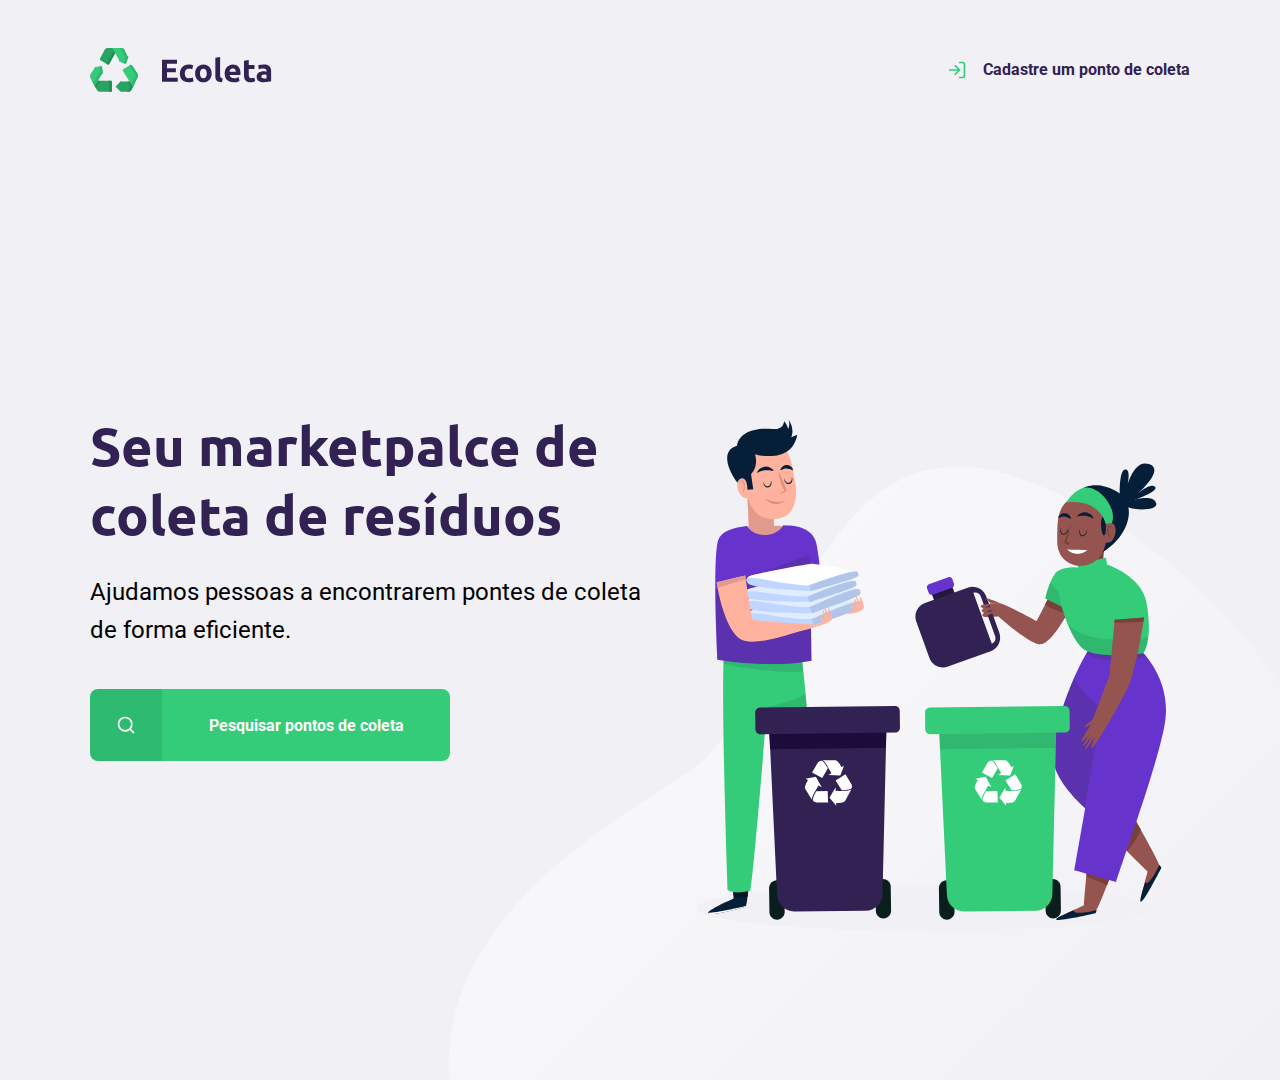
<file: index.html>
<!DOCTYPE html>
<html lang="pt-br">

<head>
  <meta charset="UTF-8">
  <meta name="viewport" content="width=device-width, initial-scale=1.0">
  <title>Ecoleta</title>

  <link href="https://fonts.googleapis.com/css2?family=Roboto&family=Ubuntu:wght@700&display=swap" rel="stylesheet">

  <link rel="stylesheet" href="/styles/main.css">
  <link rel="stylesheet" href="/styles/home.css">
  <link rel="stylesheet" href="/styles/modal.css">

  <link rel="stylesheet" href="/styles/responsive.css">


</head>
<body>
  <div id="page-home">

    <div class="content">

      <header>
  
        <img src="/assets/logo.svg" alt="logomarca">
  
        <a href="/create-point.html">
          <span></span>
            Cadastre um ponto de coleta
        </a>
  
      </header>

      <main>
        
        <h1>Seu marketpalce de coleta de resíduos</h1>   
        
    
        <p>Ajudamos pessoas a encontrarem pontes de coleta de forma eficiente.</p>    
      
        <a href="#"> <span></span> <strong>Pesquisar pontos de coleta</strong></a> 
      
      </main>
    </div>

  </div>
 

  <div id="modal" class="hide">
    <div class="content">
      <div class="header">
        <h1>Pontos de coleta</h1>
        <a href="#">Fechar</a>
      </div>
      <form action="/search-results.html">
        <label for="search">Cidade</label>
        <div class="search field">
          <input type="text" name="search" placeholder="Pesquise por cidade">
          <button>
            <img src="assets/search.svg" alt="Buscar">
          </button>
        </div>
      </form>
    </div>
  </div>

  <script src="/scripts/index.js"></script>

</body>
</html>
</file>
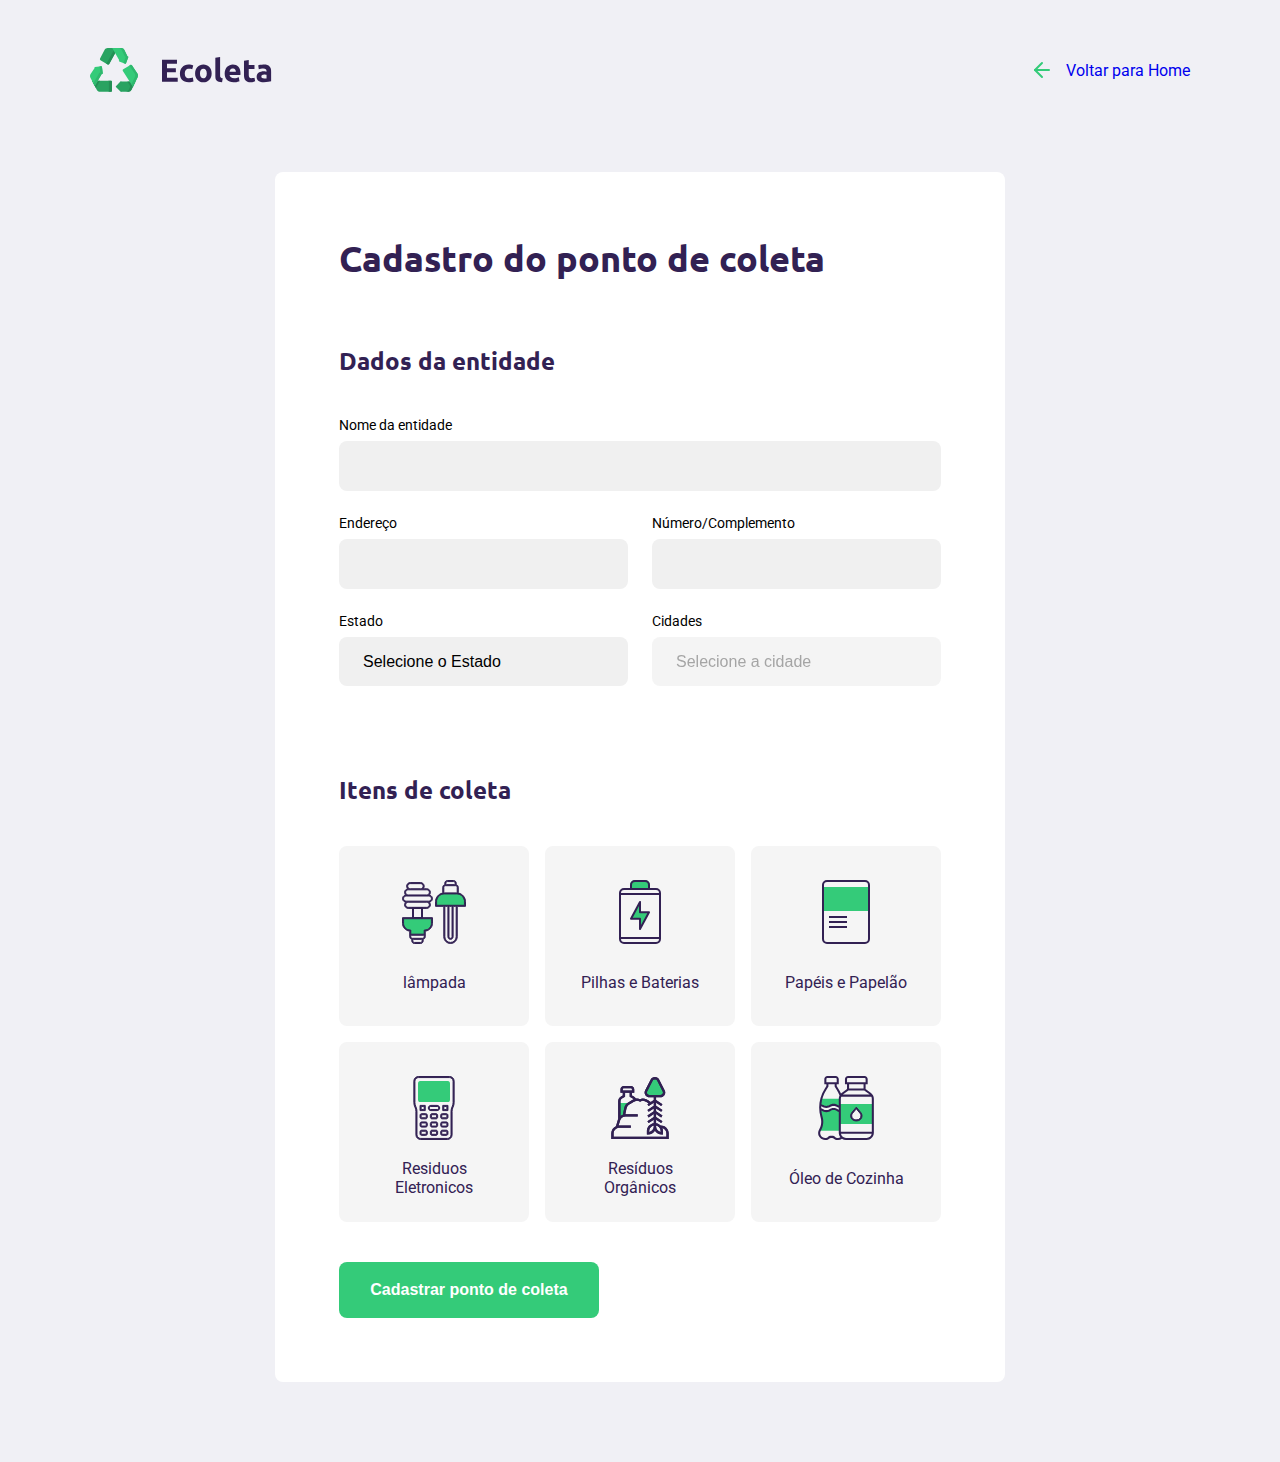
<file: create-point.html>
<!DOCTYPE html>
<html lang="pt-br">

<head>
  <meta charset="UTF-8">
  <meta name="viewport" content="width=device-width, initial-scale=1.0">
  <title>Criar um ponto de coleta</title>

  <link href="https://fonts.googleapis.com/css2?family=Roboto&family=Ubuntu:wght@700&display=swap" rel="stylesheet">

  <link rel="stylesheet" href="/styles/main.css">
  <link rel="stylesheet" href="/styles/create-point.css">

  <link rel="stylesheet" href="/styles/responsive.css">

</head>

<body>
  <div id="page-create-point">

      <header>
  
        <img src="/assets/logo.svg" alt="logomarca">
  
        <a href="/">
          <span></span>
          Voltar para Home
        </a>
  
      </header>

      <form action="">

        <h1>Cadastro do ponto de coleta</h1>

        <fieldset>
          <legend>
            <h2>Dados da entidade</h2>
          </legend>

          <div class="field">
            <label for="name">Nome da entidade</label>
            <input type="text" name="name" required>
          </div>

          <div class="field-group">
            <div class="field">
              <label for="address">Endereço</label>
              <input type="text" name="address" required>
            </div>
            <div class="field">
              <label for="address2">Número/Complemento</label>
              <input type="text" name="address2" required>
            </div>
          </div>

          <div class="field-group">


            <div class="field">
              <label for="state">Estado</label>
              <select name="uf" required>
                <option value="">Selecione o Estado</option>
              </select>

              <input type="hidden" name="state">
                           

            </div>


            <div class="field">
              <label for="city">Cidades</label>
              <select name="city" disabled required>
                <option value="">Selecione a cidade</option>
              </select>
            </div>


          </div>


        </fieldset>

        <fieldset>
          <legend>
            <h2>Itens de coleta</h2>
          </legend>

          <div class="items-grid">
            <li data-id="1">
              <img src="assets/lampadas.svg" alt="lâmpada">
              <span>lâmpada</span>
            </li>
            <li data-id="2">
              <img src="assets/baterias.svg" alt="Pilhas e Baterias">
              <span>Pilhas e Baterias</span>
            </li>
            <li data-id="3">
              <img src="assets/papeis-papelao.svg" alt="Papéis e Papelão">
              <span>Papéis e Papelão</span>
            </li>
            <li data-id="4">
              <img src="assets/eletronicos.svg" alt="Resíduos Eletrônicos">
              <span>Residuos Eletronicos</span>
            </li>
            <li data-id="5">
              <img src="assets/organicos.svg" alt="Resíduos Orgânicos">
              <span>Resíduos Orgânicos</span>
            </li>
            <li data-id="6">
              <img src="assets/oleo.svg" alt="Óleo de Cozinha">
              <span>Óleo de Cozinha</span>
            </li>
          </div>

          <input type="hidden" name="items">

        </fieldset>


        <button type="submit">Cadastrar ponto de coleta</button>


      </form>
    

  </div>
  <script src="/scripts/create-point.js"></script>
</body>
</html>

<!-- 2:06 -->
</file>
<file: styles/main.css>
:root {
      --title-color: #322153;
      --primary-color: #34cb79;
}

* {
      margin: 0;
      padding: 0;
      box-sizing: border-box;
}

html{
      font-family: Roboto, sans-serif;
}

body {
      background: #f0f0f5;  /* Os dois primeiros são vermelhos, o segundo verde e o terceiro azul */
      -webkit-font-smoothing: antialiased;
}

a {
      text-decoration: none;
}

h1, h2, h3, h4, h5, h6{
      font-family: Ubuntu, sans-serif;
      color: var(--title-color);
}

/* BOX MODEL 

Modelo de caixa
Toda caixa tem 
largura, altura, espaçamento, preenchimentos
bordas, cor, fundo, maneira que é vista pelo HTML (Display)
posicionamento, alinhamentos

*/
</file>
<file: styles/home.css>
#page-home {
  height: 120vh;
  background: url('../assets/home-background.svg') no-repeat;
  background-position: 35vw bottom;
}

#page-home .content{
  width: 90%;
  max-width: 1100px;
  height: 100%;
  margin: 0 auto;

  display: flex;
  flex-direction: column;
}

#page-home header {
  margin-top: 48px;
  display: flex;
  align-items: center;
  justify-content: space-between;
}

#page-home header a {
  display: flex;  
  color: var(--title-color);
  font-weight: 700;
  
}

#page-home header a span {
  margin-right: 16px;
  display: flex;
  background-image: url(../assets/log-in.svg);
  width: 20px;
  height: 20px;
}

#page-home main {
  max-width: 560px;
  flex: 1;
  display: flex;
  flex-direction: column;
  justify-content: center;
}

#page-home main h1 {
  font-size: 54px;
  
}

#page-home main p {
  font-size: 24px;
  line-height: 38px;
  margin-top: 24px;
}

#page-home main a {
  width: 100%;
  max-width: 360px;
  height: 72px;
  border-radius: 8px;
  display: flex;
  align-items: center;
  margin-top: 40px;
  background-color: var(--primary-color);
  transition: 400ms;

 
}

#page-home main a:hover {
  background-color: #2fb86e;
}

#page-home main a span {
  width: 72px;
  height: 72px;
  border-top-left-radius: 8px;
  border-bottom-left-radius: 8px;
  background-color: rgba(0, 0, 0, 0.08);
  display: flex;
  align-items: center;
  justify-content: center;
}

#page-home main a span:after {
  content: "";
  background-image: url('../assets/search.svg');
  width: 20px;
  height: 20px;

}

#page-home main a strong {
  flex: 1;
  color: white;
  text-align: center;
}
</file>
<file: styles/modal.css>
#modal{
  background-color: #0e0a14ef;

  height: 100vh;
  width: 100vw;

  position: fixed;
  top: 0;

  display: flex;
  justify-content: center;
  align-items: center;

  transition: 400ms;
}

#modal .content {
  color: white;

  width: 420px;

}

#modal .header {
  display: flex;
  align-items: center;
  justify-content: space-between;
  margin-bottom: 48px;
}

#modal .header a{
  background-image: url(../assets/x.svg);
  width: 20px;
  height: 20px;

  display: flex;

  font-size: 0.01px;
}

#modal .header h1 {
  color: white;

  font-size: 36px;
  line-height: 42px;
  
}

#modal.hide{
  display: none;
}

#modal form label {
  font-size: 14px;
  line-height: 16px;

  display: block;

  margin: 8px;
}

#modal form .field {
  display: flex;
}

#modal form input {
  flex: 1;
  background-color: #f0f0f5;

  border-radius: 8px 0 0 8px;
  border: 0;

  padding: 16px 24px;

  font-size: 16px;
  color: #6c6c80;
}

#modal form button {
  width: 72px;
  height: 72px;

  background-color: var(--primary-color);

  border: 0;
  border-radius: 0 8px 8px 0;
}
</file>
<file: styles/responsive.css>
@media (max-width: 900px) {
   #page-home {
        background-position-x: 70vw;
  }

   #page-home .content {
        align-items: center;
        text-align: center;
  }

   #page-home header a {
        position: absolute;
        bottom: -160px;

        left: 50%;
        transform: translate(-50%);
            
  }
      
    #page-home main {
        align-items: center;
  }  
  
    #page-search-results .cards {
        grid-template-columns: 1fr;
  }

  #page-search-results .cards img {
    height: 250px;
  }
}

  @media (min-width: 1700px){
    #page-home {
      background-position-x: 40vw;
    }
}
  @media (max-height: 760px) {
    #page-home {
      background-position-y: 200px;
    }

  }
</file>
<file: styles/create-point.css>
#page-create-point {
  width: 90%;
  max-width: 1100px;

  margin: 0 auto;
}

#page-create-point header {
  margin-top: 48px;

  display: flex;
  justify-content: space-between;
  align-items: center;
}

#page-create-point header a {
  color: var(-title-color);
  font: bold;

  display: flex;
  align-items: center;
}

#page-create-point header a span {
  margin-right: 16px;
  background-image: url('../assets/arrow-left.svg');
  display: flex;

  width: 20px;
  height: 24px;
}

form {
  background-color: white;

  margin: 80px auto;

  padding: 64px;
  border-radius: 8px;

  max-width: 730px;
}

form h1 {
  font-size: 36px;

}

form fieldset {
  margin-top: 64px;
  border: 0;
}

form legend {
  margin-bottom: 40px;
}

form legend h2 {
  font-size: 24px;
}
form .field {
  flex: 1;
  display: flex;
  flex-direction: column;
  margin-bottom: 24px;
}

form .field-group {
  display: flex;
}

form input,
form select {
  background-color: #f0f0f0;

  border: 0;
  padding: 16px 24px;
  font-size: 16px;

  border-radius: 8px;
  /* outline: none; */
}

form select {
  -webkit-appearance: none;
  -moz-appearance: none;
  appearance: none;
}

form label {
  font-size:  14px;
  margin-bottom: 8px;
}

form .field-group .field + .field {
  margin-left: 24px;
}

form button {
  width: 260px;
  height: 56px;

  background-color: var(--primary-color);
  border-radius: 8px;

  color: white;
  font-weight: bold;
  font-size: 16px;

  border: 0; 

  margin-top: 40px;
  transition: background-color 400ms;

}

form button:hover {
  background-color: #2fb86e;
}

.items-grid {
  display: grid;
  grid-template-columns: 1fr 1fr 1fr;
  gap: 16px;
}

.items-grid li{
  background-color: #f5f5f5;
  list-style: none;

  border: 2px solid #f5f5f5;
  border-radius: 8px;
  height: 180px;

  padding: 32px 24px 16px;

  display: flex;
  flex-direction: column;
  align-items: center;
  justify-content: space-between;

  text-align: center;

  cursor: pointer;
}

.items-grid li span{
  margin-top: 12px;

  flex: 1;

  display: flex;
  align-items: center;

  color: var(--title-color);

}
.items-grid li.selected {
  background: #e1faec;
  border: 2px solid #34cb79;
}

.items-grid li img,
.items-grid li span {
  pointer-events: none;
}
</file>
